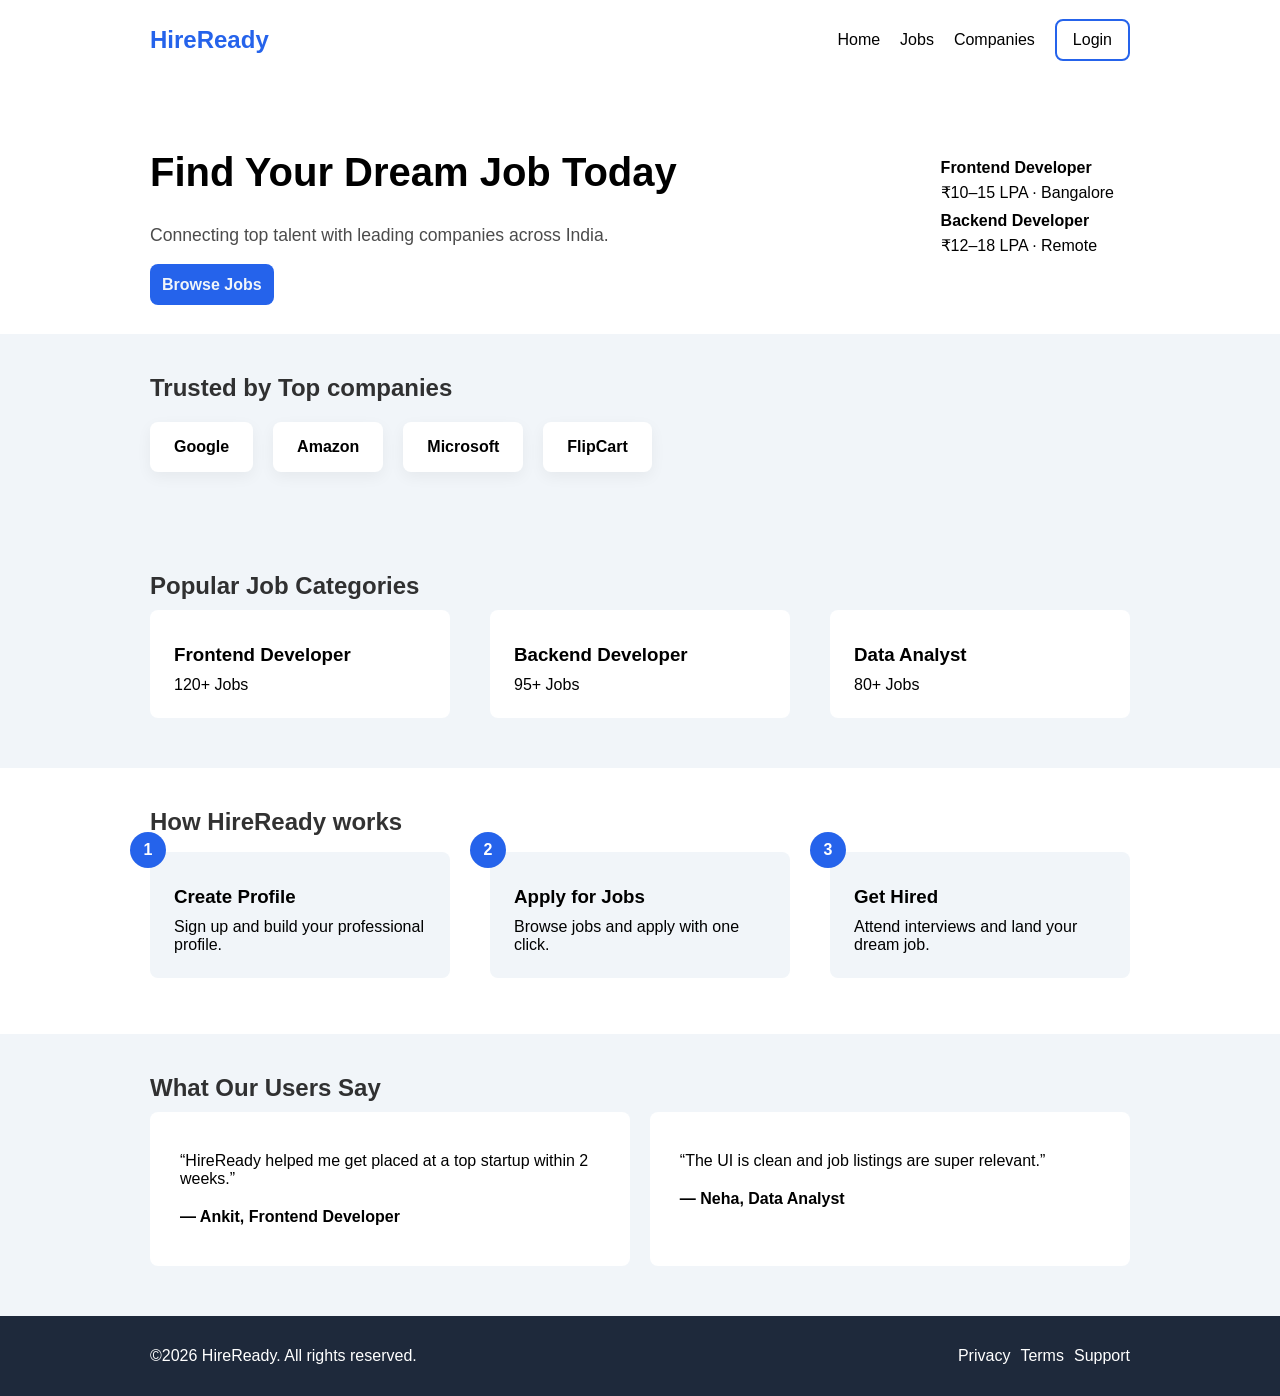
<file: index.html>
<!DOCTYPE html>
<html lang="en">
<head>
    <meta charset="UTF-8">
    <meta name="viewport" content="width=device-width, initial-scale=1.0">
    <title>HireReady | Find your dream Job</title>
    <link rel="stylesheet" href="./css/style.css">
</head>
<body>
    <header>
        <nav class="navbar">
            <div class="logo">
                <h2>HireReady</h2>
            </div>
            <div class="nav_links">
                <ul>
                    <li><a href="index.html">Home</a></li>
                    <li><a href="jobs.html">Jobs</a></li>
                    <li><a href="company.html">Companies</a></li>
                    <li class="login_button"><a href="auth.html">Login</a></li>
                </ul>
            </div>
        </nav>
    </header>
    <main>
        <section class="hero">
            <div class="hero_left_section">
                <h1>Find Your Dream Job Today</h1>
                <p>Connecting top talent with leading companies across India.</p>
                <a href="./jobs.html">Browse Jobs</a>
            </div>
            <div class="hero_right_section">
                <div class="card_role">
                    <h4>Frontend Developer</h4>
                    <p>₹10–15 LPA · Bangalore</p>
                </div>
                <div class="card_role">
                    <h4>Backend Developer</h4>
                    <p>₹12–18 LPA · Remote</p>
                </div>
            </div>
        </section>

        <section class="featured_companies">
            <h2 class="heading">Trusted by Top companies</h2>
            <ul class="featured_companies_links" >
                <li>Google</li>
                <li>Amazon</li>
                <li>Microsoft</li>
                <li>FlipCart</li>
            </ul>
        </section>

        <section class="popular_job_categories">
            <h2 class="heading">Popular Job Categories</h2>
            <div class="cards">
            <div class="card">
                <h3>Frontend Developer</h3>
                <p>120+ Jobs</p>
            </div>
            <div class="card">
                <h3>Backend Developer</h3>
                <p>95+ Jobs</p>
            </div>
            <div class="card">
                <h3>Data Analyst</h3>
                <p>80+ Jobs</p>
            </div>
            </div>
        </section>

        <section class="how_it_works">
            <h2 class="heading">How HireReady works</h2>
            <div class="cards">
            <div class="card">
                <span class="number">1</span>
                <h3>Create Profile</h3>
                <p>Sign up and build your professional profile.</p>
            </div>
            <div class="card">
                <span class="number">2</span>
                <h3>Apply for Jobs</h3>
                <p>Browse jobs and apply with one click.</p>
            </div>
            <div class="card">
                <span class="number">3</span>
                <h3>Get Hired</h3>
                <p>Attend interviews and land your dream job.</p>
            </div>
            </div>
        </section>
        <section class="testimonials">
            <h2 class="heading">What Our Users Say</h2>
            <div class="cards">
            <div class="card">
                <p>“HireReady helped me get placed at a top startup within 2 weeks.”</p>
                <h4>— Ankit, Frontend Developer</h4>
            </div>
            <div class="card">
                <p>“The UI is clean and job listings are super relevant.”</p>
                <h4>— Neha, Data Analyst</h4>
            </div>
            </div>
        </section>
    </main>
    <footer>
        <div class="copyright_msg">
            &copy;2026 HireReady. All rights reserved.
        </div>
        <div class="quick_links">
            <ul>
                <li><a href="#">Privacy</a></li>
                <li><a href="#">Terms</a></li>
                <li><a href="#">Support</a></li>
            </ul>
        </div>
    </footer>
</body>
</html>
</file>
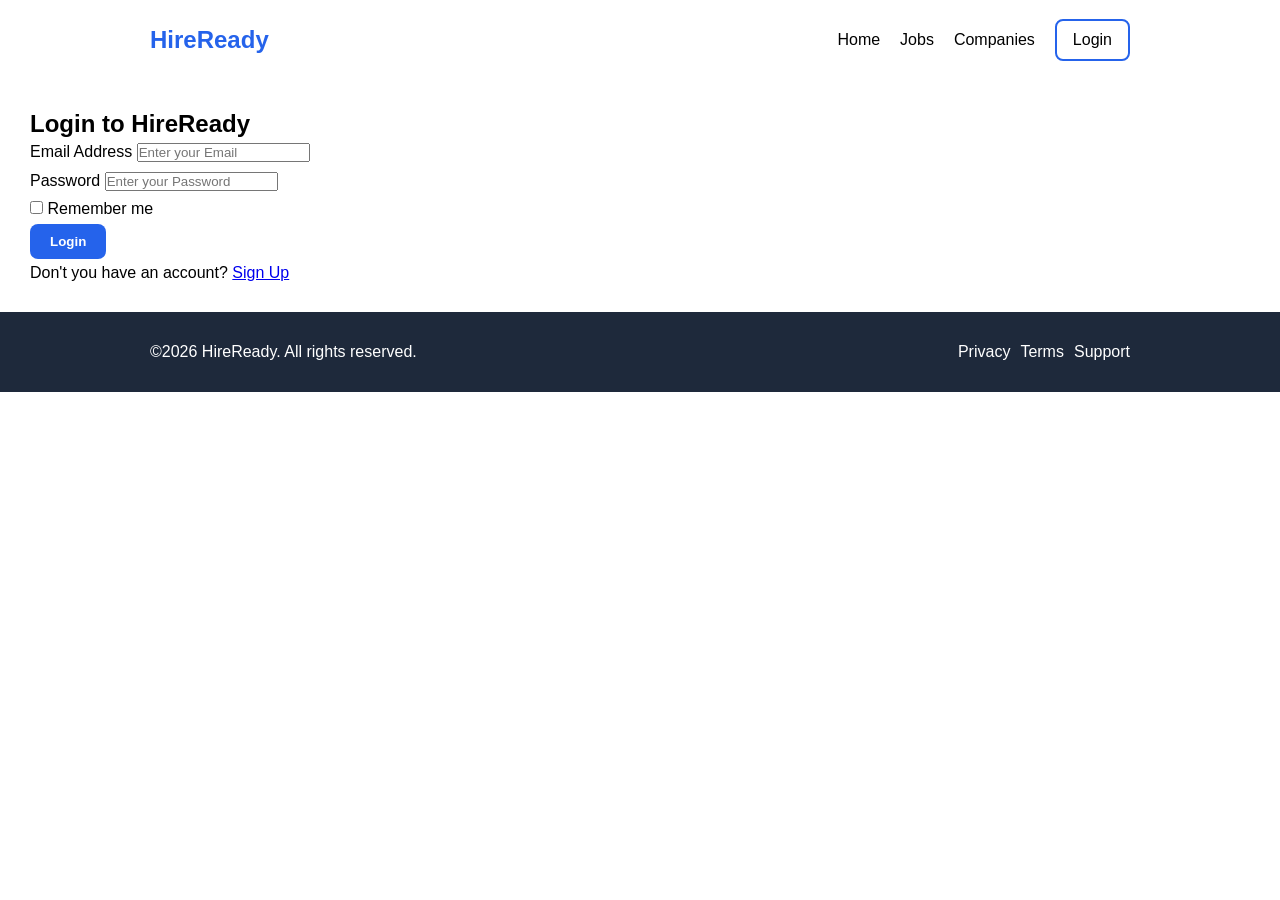
<file: auth.html>
<!DOCTYPE html>
<html lang="en">
<head>
    <meta charset="UTF-8">
    <meta name="viewport" content="width=device-width, initial-scale=1.0">
    <title>Login | HireReady</title>
    <link rel="stylesheet" href="./css/style.css">
</head>
<body>
    <header>
        <nav class="navbar">
            <div class="logo">
                <h2>HireReady</h2>
            </div>
            <div class="nav_links">
                <ul>
                    <li><a href="index.html">Home</a></li>
                    <li><a href="jobs.html">Jobs</a></li>
                    <li><a href="company.html">Companies</a></li>
                    <li class="login_button"><a href="auth.html">Login</a></li>
                </ul>
            </div>
        </nav>
    </header>
    <main>
        <div class="auth-container">
            <h2>Login to HireReady</h2>
            <form class="form" action="">
                <label for="email">Email Address</label>
                <input type="email" id="email" name="email" placeholder="Enter your Email">
                <br>
                <label for="password">Password</label>
                <input type="password" id="password" name="password" placeholder="Enter your Password">
                <br>
                <input type="checkbox" id="rememberme" name="rememberme">
                <label for="rememberme">Remember me</label>
                <br>
                <button class="auth-login">Login</button>
                <p>Don't you have an account? <a href="./auth.html">Sign Up</a></p>
            </form>
        </div>
        
    </main>
    <footer>
        <div class="copyright_msg">
            &copy;2026 HireReady. All rights reserved.
        </div>
        <div class="quick_links">
            <ul>
                <li><a href="#">Privacy</a></li>
                <li><a href="#">Terms</a></li>
                <li><a href="#">Support</a></li>
            </ul>
        </div>
    </footer>
</body>
</html>
</file>
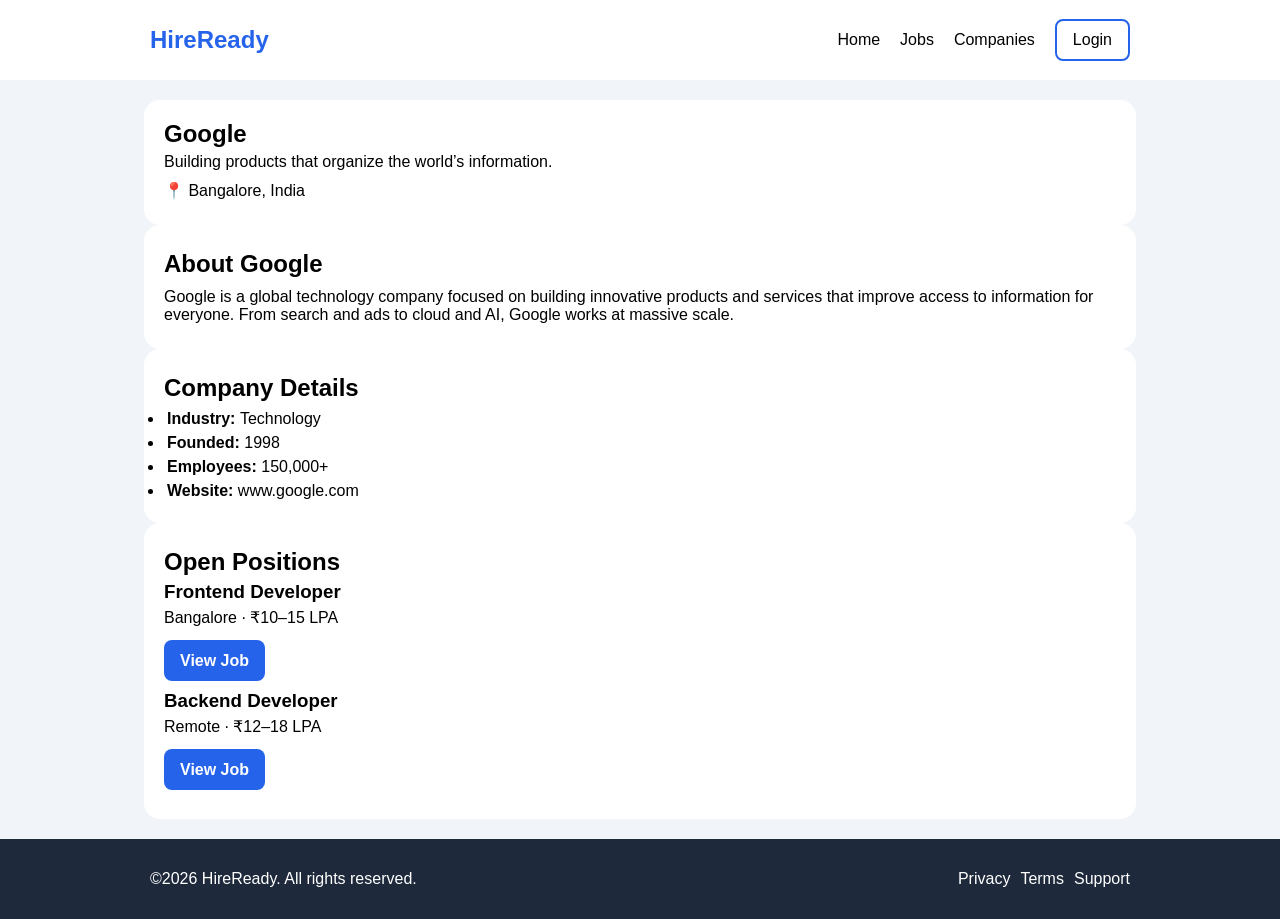
<file: company.html>
<!DOCTYPE html>
<html lang="en">
<head>
    <meta charset="UTF-8">
    <meta name="viewport" content="width=device-width, initial-scale=1.0">
    <title>Google | HireReady</title>
    <link rel="stylesheet" href="./css/style.css">
</head>
<body>
    <header>
        <nav class="navbar">
            <div class="logo">
                <h2>HireReady</h2>
            </div>
            <div class="nav_links">
                <ul>
                    <li><a href="index.html">Home</a></li>
                    <li><a href="jobs.html">Jobs</a></li>
                    <li><a href="company.html">Companies</a></li>
                    <li class="login_button"><a href="auth.html">Login</a></li>
                </ul>
            </div>
        </nav>
    </header>
    <main>
        <div class="company-container">
            <section class="company-name">
                <h1 class="company-title">Google</h1>
                <p class="company-name-description">
                    Building products that organize the world’s information.
                </p>
                <p class="company-location">
                    📍 Bangalore, India
                </p>
            </section>
            <section class="company-about">
                <h2>About Google</h2>
                <p>Google is a global technology company focused on building innovative products and services that improve access to information for everyone. From search and ads to cloud and AI, Google works at massive scale.</p>
            </section>
            <section class="company-details">
                <h2>Company Details</h2>
                <ul>
                    <li><strong>Industry: </strong>Technology</li>
                    <li><strong>Founded: </strong>1998</li>
                    <li><strong>Employees: </strong>150,000+</li>
                    <li><strong>Website: </strong><a href="https://www.google.com"></a>www.google.com</li>
                </ul>
            </section>
            <section class="company-open-positions">
                <h2>Open Positions</h2>
                <div class="opening-card">
                    <h3 class="opening-role">Frontend Developer</h3>
                    <p class="opening-location">Bangalore · ₹10–15 LPA</p>
                    <div class="view-job">
                        <a href="./job-detail.html" class="opening-job-button">View Job</a>
                    </div>
                </div>
                <div class="opening-card">
                    <h3 class="opening-role">Backend Developer</h3>
                    <p class="opening-location">Remote · ₹12–18 LPA</p>
                    <div class="view-job">
                        <a href="./job-detail.html" class="opening-job-button">View Job</a>
                    </div>
                </div>
            </section>
        </div>
    </main>
    <footer>
        <div class="copyright_msg">
            &copy;2026 HireReady. All rights reserved.
        </div>
        <div class="quick_links">
            <ul>
                <li><a href="#">Privacy</a></li>
                <li><a href="#">Terms</a></li>
                <li><a href="#">Support</a></li>
            </ul>
        </div>
    </footer>
</body>
</html>
</file>
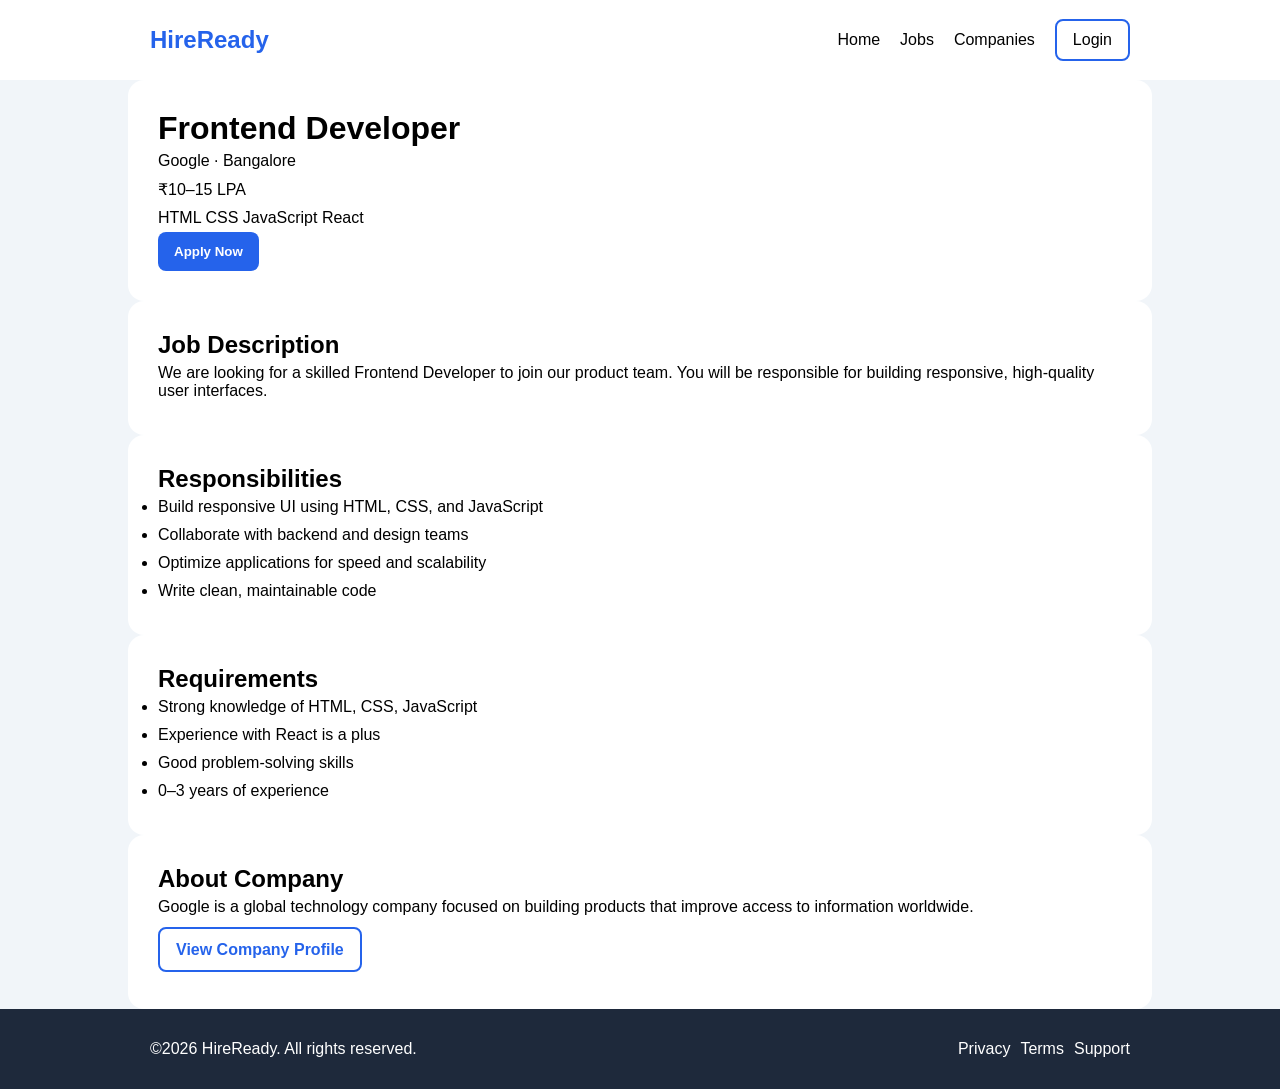
<file: job-detail.html>
<!DOCTYPE html>
<html lang="en">
<head>
    <meta charset="UTF-8">
    <meta name="viewport" content="width=device-width, initial-scale=1.0">
    <title>Frontend Developer | HireReady</title>
    <link rel="stylesheet" href="./css/style.css">
</head>
<body>
    <header>
        <nav class="navbar">
            <div class="logo">
                <h2>HireReady</h2>
            </div>
            <div class="nav_links">
                <ul>
                    <li><a href="index.html">Home</a></li>
                    <li><a href="jobs.html">Jobs</a></li>
                    <li><a href="company.html">Companies</a></li>
                    <li class="login_button"><a href="auth.html">Login</a></li>
                </ul>
            </div>
        </nav>
    </header>
    <main class="job-detail-container">
        <div class="role job-detail-container-card">
            <h1 class="role-title">Frontend Developer</h1>
            <p class="job-location">Google · Bangalore</p>
            <p class="package">₹10–15 LPA</p>
            <p class="skills">HTML CSS JavaScript React</p>
            <button>Apply Now</button>
        </div>
        <div class="job-description job-detail-container-card">
            <h2>Job Description</h2>
            <p>We are looking for a skilled Frontend Developer to join our product team. You will be responsible for building responsive, high-quality user interfaces.</p>
        </div>
        <div class="responsibilities job-detail-container-card">
            <h2>Responsibilities</h2>
            <ul>
                <li>Build responsive UI using HTML, CSS, and JavaScript</li>
                <li>Collaborate with backend and design teams</li>
                <li>Optimize applications for speed and scalability</li>
                <li>Write clean, maintainable code</li>
            </ul>
        </div>
        <div class="requirements job-detail-container-card">
            <h2>Requirements</h2>
            <ul>
                <li>Strong knowledge of HTML, CSS, JavaScript</li>
                <li>Experience with React is a plus</li>
                <li>Good problem-solving skills</li>
                <li>0–3 years of experience</li>
            </ul>
        </div>
        <div class="about job-detail-container-card">
            <h2>About Company</h2>
            <p>Google is a global technology company focused on building products that improve access to information worldwide.</p>
            <div class="view-company">
                <a href="./company.html">View Company Profile</a>
            </div>
        </div>
    </main>
    <footer>
        <div class="copyright_msg">
            &copy;2026 HireReady. All rights reserved.
        </div>
        <div class="quick_links">
            <ul>
                <li><a href="#">Privacy</a></li>
                <li><a href="#">Terms</a></li>
                <li><a href="#">Support</a></li>
            </ul>
        </div>
    </footer>
</body>
</html>
</file>
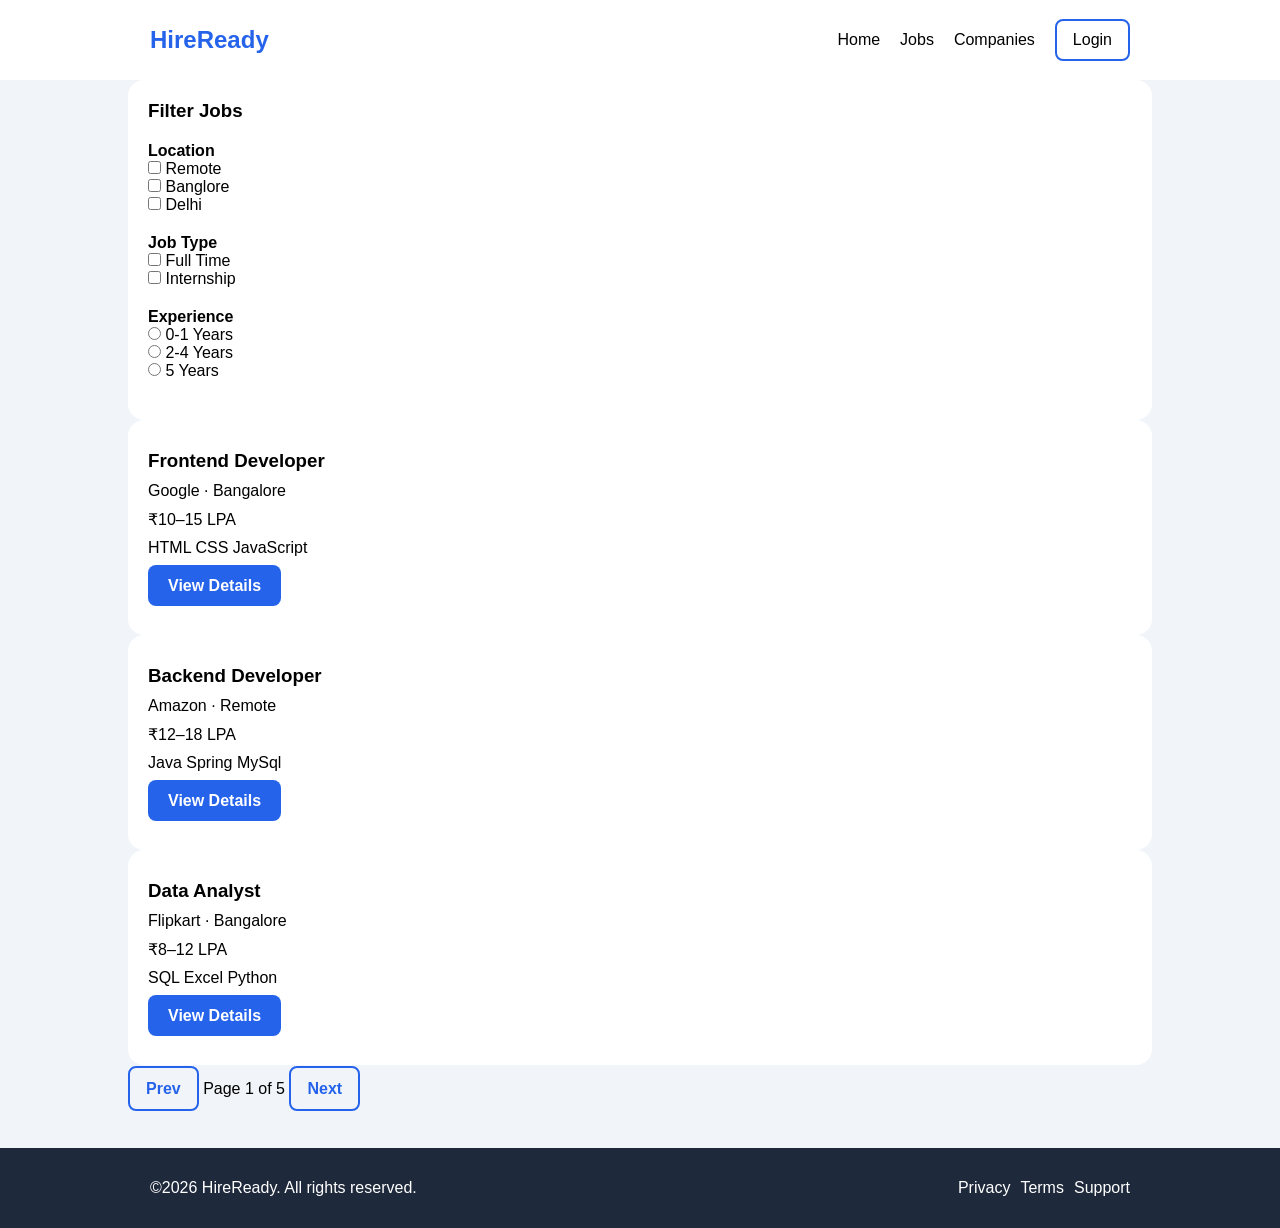
<file: jobs.html>
<!DOCTYPE html>
<html lang="en">
<head>
    <meta charset="UTF-8">
    <meta name="viewport" content="width=device-width, initial-scale=1.0">
    <title>Jobs | HireReady</title>
    <link rel="stylesheet" href="./css/style.css">
</head>
<body>
    <header>
        <nav class="navbar">
            <div class="logo">
                <h2>HireReady</h2>
            </div>
            <div class="nav_links">
                <ul>
                    <li><a href="index.html">Home</a></li>
                    <li><a href="jobs.html">Jobs</a></li>
                    <li><a href="company.html">Companies</a></li>
                    <li class="login_button"><a href="auth.html">Login</a></li>
                </ul>
            </div>
        </nav>
    </header>
    <main class="jobs-container">
        <section class="filter-job">
            <h3>Filter Jobs</h3>
            <div class="filter-job-location">
                <h4>Location</h4>
                <input type="checkbox" name="job-location" value="remote" id="remote" >
                <label for="remote">Remote</label>
                <br>
                <input type="checkbox" name="job-location-2" value="Banglore" id="Banglore" >
                <label for="banglore">Banglore</label>
                <br>

                <input type="checkbox" name="job-location-3" value="delhi" id="Delhi" >
                <label for="delhi">Delhi</label>
                <br>
            </div>
            <div class="filer-job-type">
                <h4>Job Type</h4>
                <input type="checkbox" name="job-type" value="full-time" id="full-time">
                <label for="full-time">Full Time</label>
                <br>
                <input type="checkbox" name="job-type" value="internship" id="internship">
                <label for="internship">Internship</label>
                <br>
            </div>
            <div class="filer-job-type">
                <h4>Experience</h4>
                <input type="radio" name="experience" id="experience1" value="0-1">
                <label for="experience1">0-1 Years</label>
                <br>
                <input type="radio" name="experience" id="experience2" value="2-4">
                <label for="experience2">2-4 Years</label>
                <br>
                <input type="radio" name="experience" id="experience3" value="5">
                <label for="experience3">5 Years</label>
                <br>
            </div>
        </section>
        <div class="jobs">
            <div class="job">
                <h3 class="job-role">Frontend Developer</h3>
                <p class="job-location">Google · Bangalore</p>
                <p class="job-package">₹10–15 LPA</p>
                <p class="job-requirements">HTML CSS JavaScript</p>
                <div class="view-details">
                    <a href="./job-detail.html">View Details</a>
                </div>
            </div>
            <div class="job">
                <h3 class="job-role">Backend Developer</h3>
                <p class="job-location">Amazon · Remote</p>
                <p class="job-package">₹12–18 LPA</p>
                <p class="job-requirements">Java Spring MySql</p>
                <div class="view-details">
                    <a href="./job-detail.html">View Details</a>
                </div>
            </div>
            <div class="job">
                <h3 class="job-role">Data Analyst</h3>
                <p class="job-location">Flipkart · Bangalore</p>
                <p class="job-package">₹8–12 LPA</p>
                <p class="job-requirements">SQL Excel Python</p>
                <div class="view-details">
                    <a href="./job-detail.html">View Details</a>
                </div>
            </div>
        </div>
        <div class="next-pages">
            <a href="#">Prev</a>
            Page 1 of 5
            <a href="#">Next</a>
        </div>
    </main>
    <footer>
        <div class="copyright_msg">
            &copy;2026 HireReady. All rights reserved.
        </div>
        <div class="quick_links">
            <ul>
                <li><a href="#">Privacy</a></li>
                <li><a href="#">Terms</a></li>
                <li><a href="#">Support</a></li>
            </ul>
        </div>
    </footer>
</body>
</html>
</file>
<file: css/style.css>
*{
    padding: 0;
    margin: 0;
    box-sizing: border-box;
    font-family:Arial, Helvetica, sans-serif;
}

:root{
    --primary-color:#2563eb;
    --background-color:#f1f5f9;
    --secondary-background-color:#1e293b
}

@media screen and (max-width:768px) {
body{
    padding-top: 150px;
}

.navbar{
    padding: 10px 0;
    background-color: white;
    width: 100%;
    position: fixed;
    left: 0;
    top:0;
    z-index: 1000;
    height: 150px;
    display: flex;
    flex-direction: column;
    justify-content: space-around;
    align-items: center;
    
}

.navbar .logo h2{
    color: var(--primary-color);
}

.nav_links ul{
    height: 80px;
    display: flex;
    flex-direction: row;
    justify-content: space-between;
    align-items: center;
    gap: 20px;
}

.nav_links ul li{
    list-style: none;
    font-size: 1rem;
}

.nav_links ul li:hover{
    color: var(--primary-color);
    cursor: pointer;
}

.nav_links ul li a{
    color: inherit;
    text-decoration: none;
}

.nav_links ul .login_button{
    border: 2px solid var(--primary-color);
    padding: 10px 16px;
    border-radius: 8px;
}

footer{
    color: white;
    padding: 0 10px;
    display: flex;
    justify-content: space-between;
    height: 120px;
    align-items: center;
    background-color: var(--secondary-background-color);
}

footer .quick_links ul{
    list-style: none;
    display: flex;
    flex-direction: column;
    justify-content: space-evenly;
    align-items: center;
    gap: 10px;
}

footer .quick_links ul li:hover{
    cursor: pointer;
}

footer .quick_links ul li a{
    color: white;
    text-decoration: none;
}

.auth-container{
    background-color: white;
    margin: 30px;
}

.auth-container form input{
    margin: 5px 0;
}

.auth-login{
    background-color: var(--primary-color);
    color: white;
    font-weight: bold;
    padding: 10px 20px;
    border: none;
    border-radius: 8px;
    margin: 5px 0;
}

section{
    padding:20px;
}

.hero{
    display: flex;
    flex-direction: column;
    gap: 40px;
}

.hero_left_section h1{
    font-size: 2.5rem;
}

.hero_left_section h1, .hero_left_section p{
    margin:30px 0;
}

.hero_left_section p{
    opacity: 0.7;
    font-size: 1.1rem;
}

.hero_left_section a{
    text-decoration: none;
    font-size: 1rem;
    font-weight: 900;
    padding: 12px;
    border-radius: 8px;
    background-color: #2563eb;
    color: #f1f5f9;
    border: none;
}

.hero_right_section .card_role{
    font-size: 1rem;
    margin: 10px;
}

.card_role h4, .card_role p{
    margin: 6px;
}

.featured_companies, .popular_job_categories, .testimonials{
    background-color: var(--background-color);
}

.heading{
    font-size: 1.5rem;
    opacity: 0.8;
    text-align: center;
}

.featured_companies_links{
    list-style: none;
    display: grid;
    grid-template-rows: 1fr, 1fr;
    grid-template-columns: 1fr 1fr;
    gap: 20px;
    margin: 20px 0;
}

.featured_companies_links li{
    font-size: 1rem;
    font-weight: bold;
    padding: 16px 24px;
    background-color: white;
    border-radius: 8px;
    box-shadow: 0 5px 15px rgba(0, 0, 0, 0.05);
}


.popular_job_categories .cards{
    display: grid;
    grid-template-rows: 1fr;
    grid-template-columns: 1fr;
}

.popular_job_categories .cards .card{
    background-color: white;
    width: 250px;
    padding: 24px;
    border-radius: 8px;
    margin: 10px auto;
}

.popular_job_categories h3{
    padding: 10px 0;
}

.how_it_works .cards{
    display: grid;
    grid-template-rows: 1fr;
    grid-template-columns: 1fr;
}

.how_it_works .cards .card{
    background-color: var(--background-color);
    width: 250px;
    padding: 24px;
    border-radius: 8px;
}

.how_it_works h3{
    padding: 10px 0;
}

.how_it_works .cards .card{
    position: relative;
    margin: 30px auto;
}

.how_it_works .cards .card .number{
    background-color: var(--primary-color);
    text-align: center;
    display: flex;
    justify-content: center;
    align-items: center;
    height:36px;
    width: 36px;
    border-radius: 50%;
    position: absolute;
    top:-20px;
    left:-20px;
    color: white;
    font-size: 1rem;
    font-weight: bold;
}

.testimonials .cards{
    margin: 10px 0;
    display:flex;
    flex-direction: column;
    justify-content: space-between;
    gap: 10px;
}

.testimonials .cards .card{
    background-color: white;
    padding: 30px;
    border-radius: 8px;
}

.testimonials .cards .card p, .testimonials .cards .card h4{
    padding: 10px 0;
}

.company-container{
    padding: 20px;
    width: 100vw;
    background-color: var(--background-color);
}

.company-container section{
    width: 95%;
    margin: 0 auto;
    padding: 20px;
    border-radius: 16px;
    background-color: white;
}

.company-open-positions .view-job{
    margin: 20px 0;
}

.opening-job-button{
    text-decoration: none;
    background-color: #2563eb;
    color: white;
    font-weight: bold;
    font-size: 1rem;
    padding:12px 16px;
    border: none;
    margin: 5px 0;
    border-radius: 8px;
}

.company-container section h2, .company-container section p{
    padding: 5px 0;
}

.company-container  .company-details ul li{
    padding: 3px;
}

.jobs-container{
    background-color: var(--background-color);
}

.filter-job-location, .filer-job-type, .filer-job-type{
    margin: 20px 0;
}

.jobs-container section,.jobs .job{
    background-color: white;
    border-radius: 16px;
    width: 80%;
    margin: 0 auto;
    padding: 20px;
}

.jobs .job h3, .jobs .job p{
    margin: 10px 0;
}

.jobs .job .view-details{
    margin: 20px 0;
}

.jobs .job .view-details a{
    text-decoration: none;
    font-size: 1rem;
    font-weight: bold;
    color: white;
    border: none;
    background-color: #2563eb;
    border-radius: 8px;
    padding: 12px 20px;
}

.next-pages{
    width: 80%;
    margin: 0px auto;
    padding-top:15px;
    padding-bottom: 50px;
}

.next-pages a{
    text-decoration: none;
    font-size: 0.8rem;
    font-weight: bold;
    padding: 6px 8px;
    color: #2563eb;
    border: 2px solid #2563eb;
    border-radius: 8px;
}

.job-detail-container{
    background-color: var(--background-color);
}

.job-detail-container-card{
    width: 80%;
    background-color: white;
    margin: 0 auto;
    padding: 30px;
    border-radius: 16px;
}

.job-detail-container p, .job-detail-container ul li{
    padding:5px 0;
}

.job-detail-container .role button{
    font-weight: bold;
    color: white;
    border: none;
    background-color: #2563eb;
    padding: 12px 16px;
    border-radius: 8px;
}

.job-detail-container .about a{
    text-decoration: none;
    color: #2563eb;
    border: 2px solid #2563eb;
    padding: 12px 16px;
    border-radius: 8px;
    font-weight: bold;
}

.about .view-company{
    margin: 20px 0;
}


}


@media screen and (min-width:768px) {
    
body{
    padding-top: 80px;
}

.navbar{
    background-color: white;
    width: 100%;
    position: fixed;
    left: 0;
    top:0;
    z-index: 1000;
    padding: 0 150px;
    height: 80px;
    display: flex;
    justify-content: space-between;
    align-items: center;
}

.navbar .logo h2{
    color: var(--primary-color);
}

.nav_links ul{
    height: 80px;
    display: flex;
    flex-direction: row;
    justify-content: space-between;
    align-items: center;
    gap: 20px;
}

.nav_links ul li{
    list-style: none;
    font-size: 1rem;
}

.nav_links ul li:hover{
    color: var(--primary-color);
    cursor: pointer;
}

.nav_links ul li a{
    color: inherit;
    text-decoration: none;
}

.nav_links ul .login_button{
    border: 2px solid var(--primary-color);
    padding: 10px 16px;
    border-radius: 8px;
}

section{
    padding: 40px 150px;
}

.hero{
    display: flex;
    justify-content: space-between;
    align-items: center;
}

.hero_left_section h1{
    font-size: 2.5rem;
}

.hero_left_section h1, .hero_left_section p{
    margin:30px 0;
}

.hero_left_section p{
    opacity: 0.7;
    font-size: 1.1rem;
}

.hero_left_section a{
    text-decoration: none;
    font-size: 1rem;
    font-weight: 900;
    padding: 12px;
    border-radius: 8px;
    background-color: #2563eb;
    color: #f1f5f9;
    border: none;
}

.hero_right_section .card_role{
    font-size: 1rem;
    margin: 10px;
}

.card_role h4, .card_role p{
    margin: 6px;
}

.featured_companies, .popular_job_categories, .testimonials{
    background-color: var(--background-color);
}

.heading{
    font-size: 1.5rem;
    opacity: 0.8;
}

.featured_companies_links{
    list-style: none;
    display: flex;
    gap: 20px;
    margin: 20px 0;
}

.featured_companies_links li{
    font-size: 1rem;
    font-weight: bold;
    padding: 16px 24px;
    background-color: white;
    border-radius: 8px;
    box-shadow: 0 5px 15px rgba(0, 0, 0, 0.05);
}


.popular_job_categories .cards{
    display: flex;
    justify-content: space-between;
    margin: 10px 0;
}

.popular_job_categories .cards .card{
    background-color: white;
    width: 300px;
    padding: 24px;
    border-radius: 8px;
}

.popular_job_categories h3{
    padding: 10px 0;
}

.how_it_works .cards{
    display: flex;
    justify-content: space-between;
}

.how_it_works .cards .card{
    background-color: var(--background-color);
    width: 300px;
    padding: 24px;
    border-radius: 8px;
}

.how_it_works h3{
    padding: 10px 0;
}

.how_it_works .cards .card{
    position: relative;
    margin: 16px 0;
}

.how_it_works .cards .card .number{
    background-color: var(--primary-color);
    text-align: center;
    display: flex;
    justify-content: center;
    align-items: center;
    height:36px;
    width: 36px;
    border-radius: 50%;
    position: absolute;
    top:-20px;
    left:-20px;
    color: white;
    font-size: 1rem;
    font-weight: bold;
}

.testimonials .cards{
    margin: 10px 0;
    display:flex;
    justify-content: space-between;
}

.testimonials .cards .card{
    background-color: white;
    padding: 30px;
    border-radius: 8px;
    width: 49%;
}

.testimonials .cards .card p, .testimonials .cards .card h4{
    padding: 10px 0;
}

footer{
    color: white;
    padding: 0 150px;
    display: flex;
    justify-content: space-between;
    height: 80px;
    align-items: center;
    background-color: var(--secondary-background-color);
}

footer .quick_links ul{
    list-style: none;
    display: flex;
    gap: 10px;
}

footer .quick_links ul li:hover{
    cursor: pointer;
}

footer .quick_links ul li a{
    color: white;
    text-decoration: none;
}

.auth-container{
    background-color: white;
    margin: 30px;
}

.auth-container form input{
    margin: 5px 0;
}

.auth-login{
    background-color: var(--primary-color);
    color: white;
    font-weight: bold;
    padding: 10px 20px;
    border: none;
    border-radius: 8px;
    margin: 5px 0;
}

.company-container{
    padding: 20px;
    width: 100vw;
    background-color: var(--background-color);
}

.company-container section{
    width: 80%;
    margin: 0 auto;
    padding: 20px;
    border-radius: 16px;
    background-color: white;
}

.company-open-positions .view-job{
    margin: 20px 0;
}

.opening-job-button{
    text-decoration: none;
    background-color: #2563eb;
    color: white;
    font-weight: bold;
    font-size: 1rem;
    padding:12px 16px;
    border: none;
    margin: 5px 0;
    border-radius: 8px;
}

.company-container section h2, .company-container section p{
    padding: 5px 0;
}

.company-container  .company-details ul li{
    padding: 3px;
}

.jobs-container{
    background-color: var(--background-color);
}

.filter-job-location, .filer-job-type, .filer-job-type{
    margin: 20px 0;
}

.jobs-container section,.jobs .job{
    background-color: white;
    border-radius: 16px;
    width: 80%;
    margin: 0 auto;
    padding: 20px;
}

.jobs .job h3, .jobs .job p{
    margin: 10px 0;
}

.jobs .job .view-details{
    margin: 20px 0;
}

.jobs .job .view-details a{
    text-decoration: none;
    font-size: 1rem;
    font-weight: bold;
    color: white;
    border: none;
    background-color: #2563eb;
    border-radius: 8px;
    padding: 12px 20px;
}

.next-pages{
    width: 80%;
    margin: 0px auto;
    padding-top:15px;
    padding-bottom: 50px;
}

.next-pages a{
    text-decoration: none;
    font-size: 1rem;
    font-weight: bold;
    padding: 12px 16px;
    color: #2563eb;
    border: 2px solid #2563eb;
    border-radius: 8px;
}

.job-detail-container{
    background-color: var(--background-color);
}

.job-detail-container-card{
    width: 80%;
    background-color: white;
    margin: 0 auto;
    padding: 30px;
    border-radius: 16px;
}

.job-detail-container p, .job-detail-container ul li{
    padding:5px 0;
}

.job-detail-container .role button{
    font-weight: bold;
    color: white;
    border: none;
    background-color: #2563eb;
    padding: 12px 16px;
    border-radius: 8px;
}

.job-detail-container .about a{
    text-decoration: none;
    color: #2563eb;
    border: 2px solid #2563eb;
    padding: 12px 16px;
    border-radius: 8px;
    font-weight: bold;
}

.about .view-company{
    margin: 20px 0;
}
}
</file>
